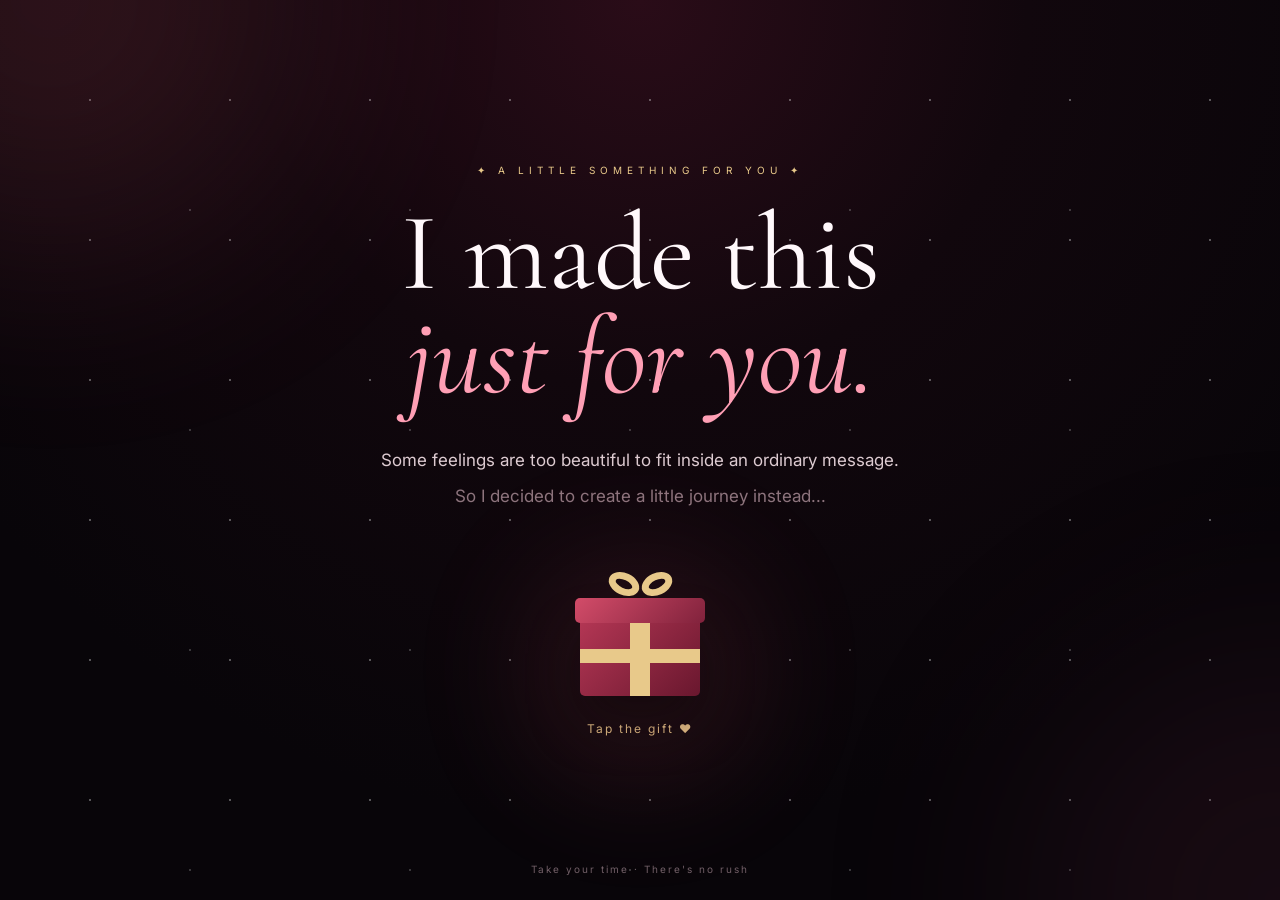
<file: public/index.html>
<!DOCTYPE html>
<html lang="en">
<head>
    <meta charset="UTF-8">
    <meta name="viewport" content="width=device-width, initial-scale=1.0">

    <title>A Little Something For You ❤️</title>

    <link rel="stylesheet" href="css/global.css">
    <link rel="stylesheet" href="css/home.css">
</head>

<body>

    <div id="hearts"></div>
    <div class="stars"></div>

    <div class="background-glow glow-one"></div>
    <div class="background-glow glow-two"></div>

    <main class="home">

        <div class="eyebrow">
            ✦ A LITTLE SOMETHING FOR YOU ✦
        </div>

        <h1>
            I made this
            <span>just for you.</span>
        </h1>

        <p class="intro">
            Some feelings are too beautiful
            to fit inside an ordinary message.
        </p>

        <p class="intro muted">
            So I decided to create a little journey instead...
        </p>

        <div class="gift-area">

            <div class="gift-glow"></div>

            <div class="gift" id="gift">

                <div class="gift-bow">
                    <span></span>
                    <span></span>
                </div>

                <div class="gift-lid"></div>

                <div class="gift-box">

                    <div class="ribbon vertical"></div>
                    <div class="ribbon horizontal"></div>

                </div>

            </div>

            <p class="gift-hint">
                Tap the gift ❤️
            </p>

        </div>

        <div class="bottom-note">
            Take your time · There's no rush
        </div>

    </main>


    <div class="opening-screen" id="openingScreen">

        <div class="opening-content">

            <div class="big-heart">♡</div>

            <h2>Welcome...</h2>

            <p>
                I'm really glad you opened this.
            </p>

        </div>

    </div>


    <script src="js/global.js"></script>
    <script src="js/home.js"></script>

</body>
</html>
</file>
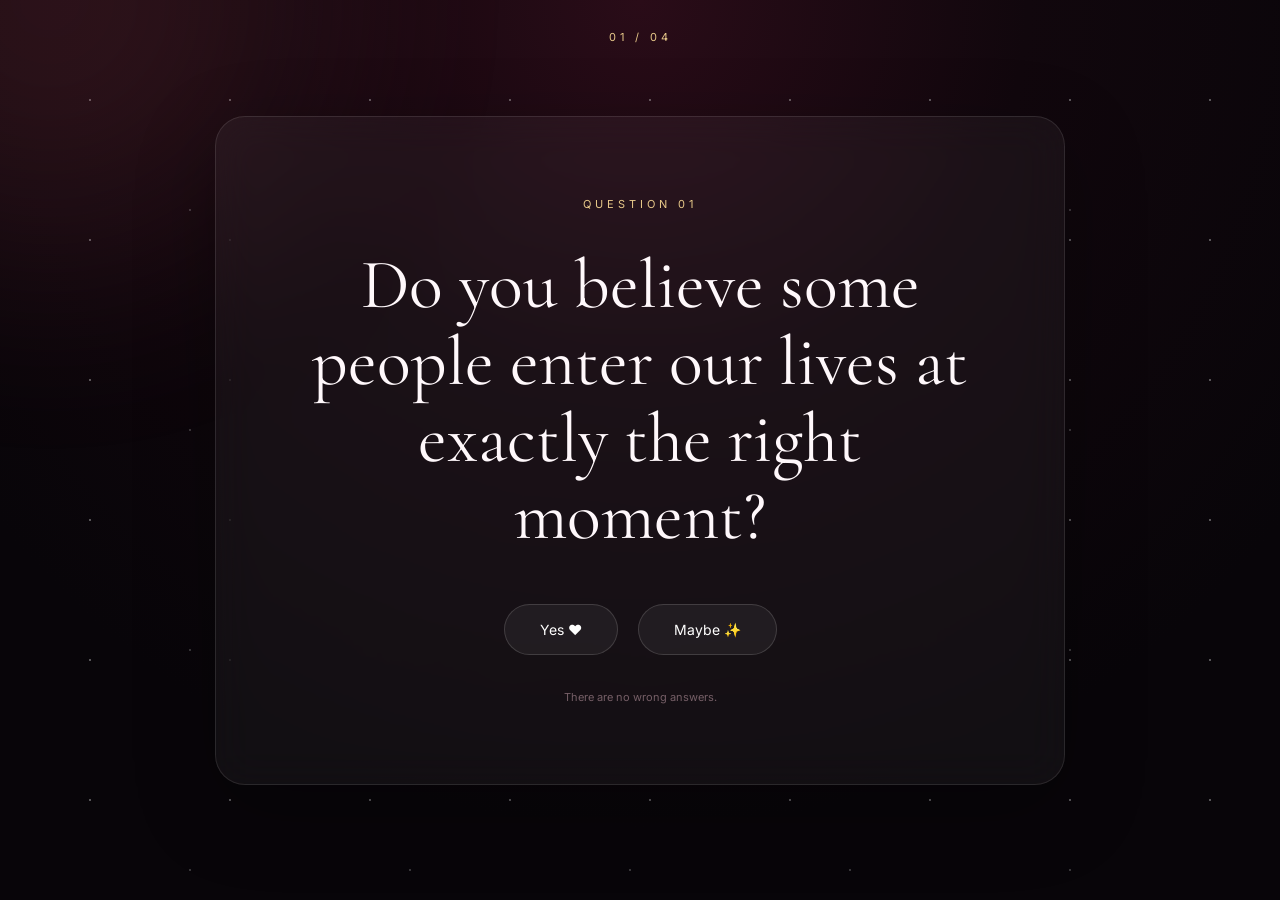
<file: public/journey.html>
<!DOCTYPE html>
<html lang="en">

<head>

<meta charset="UTF-8">

<meta name="viewport"
content="width=device-width, initial-scale=1.0">

<title>A Few Questions ❤️</title>

<link rel="stylesheet"
href="css/global.css">

<link rel="stylesheet"
href="css/journey.css">

</head>

<body>

<div id="hearts"></div>

<div class="stars"></div>

<div class="background-glow glow-one"></div>

<main class="journey">

    <div class="progress">
        <span id="progressText">01 / 04</span>
    </div>

    <div class="question-card glass"
         id="questionCard">

        <div class="question-number"
             id="questionNumber">

            QUESTION 01

        </div>

        <h1 id="question">

            Do you believe some people
            enter our lives at exactly
            the right moment?

        </h1>

        <div class="answers"
             id="answers">

            <button class="answer"
                    data-answer="Yes">

                Yes ❤️

            </button>

            <button class="answer"
                    data-answer="Maybe">

                Maybe ✨

            </button>

        </div>

        <p class="question-note">

            There are no wrong answers.

        </p>

    </div>

</main>

<script src="js/global.js"></script>
<script src="js/journey.js"></script>

</body>
</html>
</file>
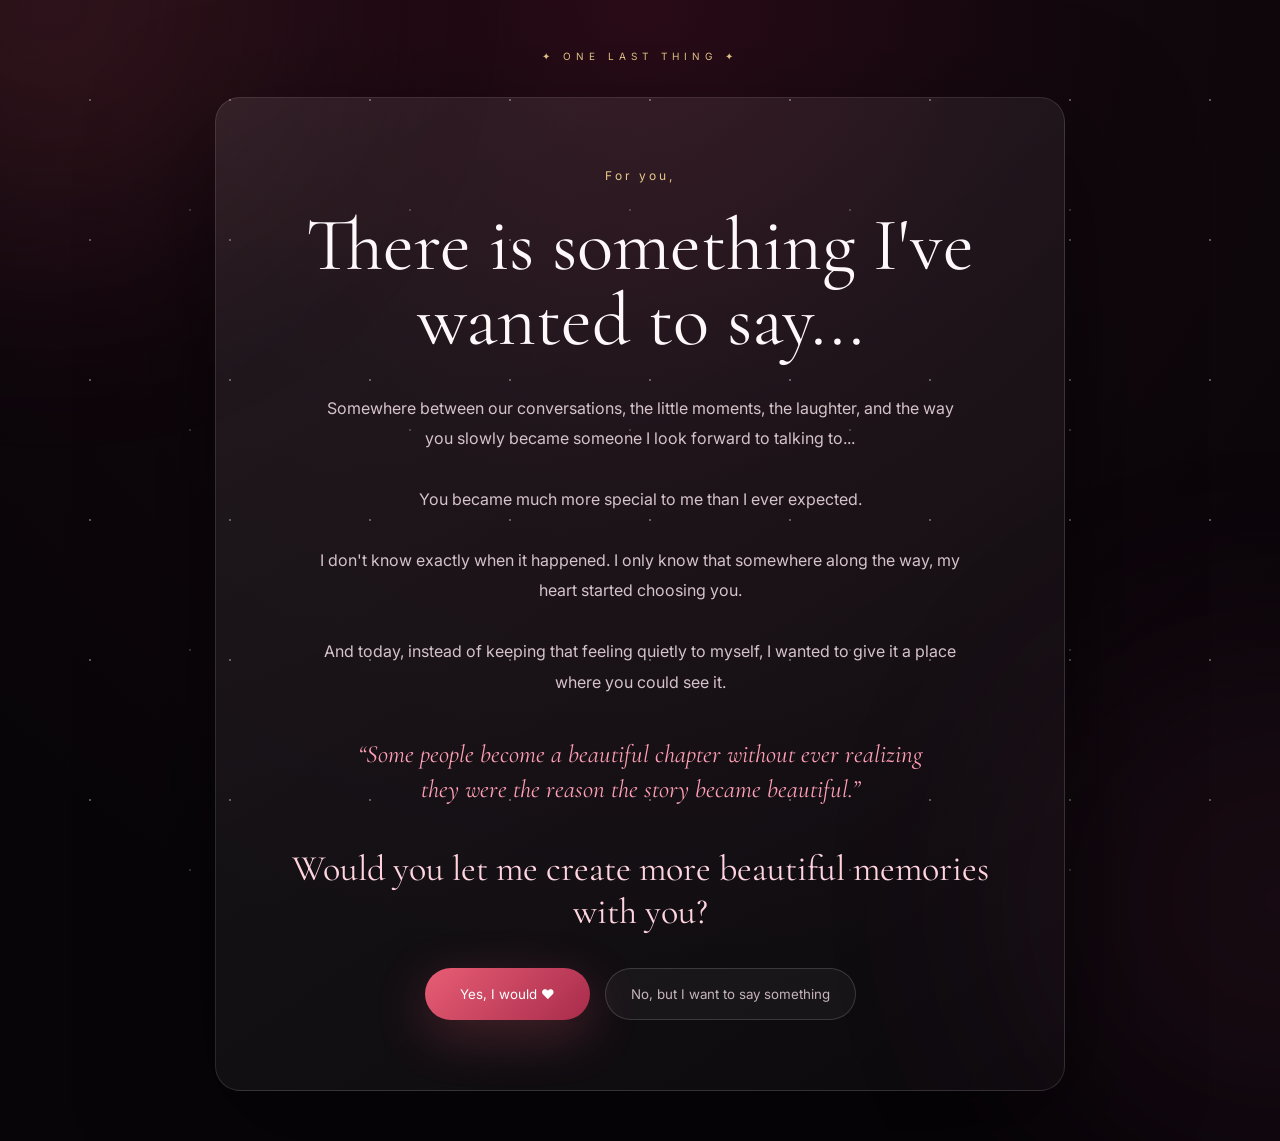
<file: public/proposal.html>
<!DOCTYPE html>
<html lang="en">

<head>

<meta charset="UTF-8">

<meta name="viewport"
content="width=device-width, initial-scale=1.0">

<title>Something I Wanted To Tell You ❤️</title>

<link rel="stylesheet"
href="css/global.css">

<link rel="stylesheet"
href="css/proposal.css">

</head>

<body>

<div id="hearts"></div>

<div class="stars"></div>

<div class="background-glow glow-one"></div>
<div class="background-glow glow-two"></div>


<main class="proposal">

    <div class="proposal-label">
        ✦ ONE LAST THING ✦
    </div>


    <div class="envelope"
         id="envelope">

        <div class="envelope-flap"></div>

        <div class="letter">

            <div class="letter-content">

                <div class="letter-top">
                    For you,
                </div>

                <h1>
                    There is something
                    I've wanted to say...
                </h1>

                <p class="letter-text">

                    Somewhere between our conversations,
                    the little moments, the laughter,
                    and the way you slowly became someone
                    I look forward to talking to...

                    <br><br>

                    You became much more special to me
                    than I ever expected.

                    <br><br>

                    I don't know exactly when it happened.

                    I only know that somewhere along
                    the way, my heart started choosing you.

                    <br><br>

                    And today, instead of keeping
                    that feeling quietly to myself,
                    I wanted to give it a place where
                    you could see it.

                </p>

                <div class="quote">

                    “Some people become a beautiful
                    chapter without ever realizing
                    they were the reason the story
                    became beautiful.”

                </div>

                <div class="proposal-question">

                    Would you let me create
                    more beautiful memories with you?

                </div>

                <div class="choice-buttons">

                    <button id="yesButton"
                            class="yes-button">

                        Yes, I would ❤️

                    </button>

                    <button id="noButton"
                            class="no-button">

                        No, but I want to say something

                    </button>

                </div>

            </div>

        </div>

    </div>

</main>


<div class="celebration"
     id="celebration">

    <div class="celebration-heart">
        ❤️
    </div>

    <h2>
        You just made
        my heart smile.
    </h2>

    <p>
        Now there's one little thing
        I'd love you to write...
    </p>

    <button
        class="love-button"
        id="continueButton">

        Leave a message ❤️

    </button>

</div>


<script src="js/global.js"></script>
<script src="js/proposal.js"></script>

</body>
</html>
</file>
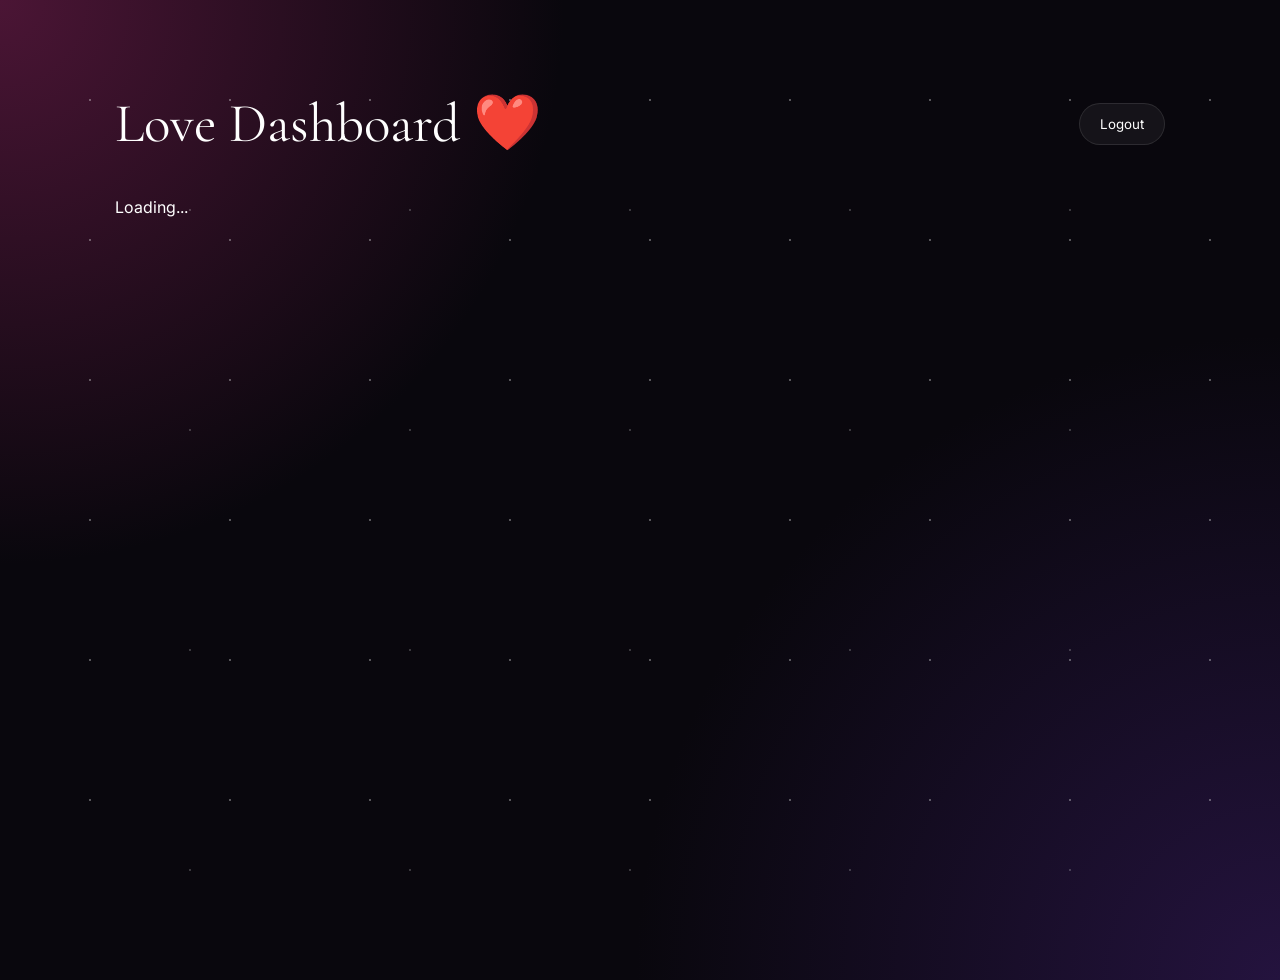
<file: public/admin/dashboard.html>
<!DOCTYPE html>

<html lang="en">

<head>

<meta charset="UTF-8">

<meta name="viewport"
content="width=device-width,initial-scale=1">

<title>Love Dashboard</title>

<link rel="stylesheet"
href="../css/global.css">

<link rel="stylesheet"
href="admin.css">

<style>

.dashboard {

    min-height: 100vh;

    padding: 50px 25px;

    position: relative;

    z-index: 2;

}

.dashboard-container {

    max-width: 1100px;

    margin: auto;

}

.header {

    display: flex;

    justify-content: space-between;

    align-items: center;

    margin-bottom: 40px;

}

.header h1 {

    font-size: 55px;

    font-weight: 400;

}

.logout {

    background:
        rgba(255,255,255,.05);

    border:
        1px solid rgba(255,255,255,.1);

    color: white;

    padding: 12px 20px;

    border-radius: 30px;

}

.response {

    padding: 30px;

    border-radius: 20px;

    margin-bottom: 20px;

}

.answer {

    font-size: 20px;

    color: var(--pink);

}

.message {

    margin-top: 15px;

    color: #d2c0c7;

    line-height: 1.7;

}

.date {

    margin-top: 15px;

    color: #77636b;

    font-size: 12px;

}

</style>

</head>


<body>

<div id="hearts"></div>

<div class="stars"></div>


<main class="dashboard">

<div class="dashboard-container">

<div class="header">

<h1>
Love Dashboard ❤️
</h1>

<button
class="logout"
id="logout">

Logout

</button>

</div>


<div id="responses">

Loading...

</div>

</div>

</main>


<script type="module"
src="admin.js"></script>

</body>

</html>
</file>
<file: public/css/global.css>
@import url('https://fonts.googleapis.com/css2?family=Cormorant+Garamond:wght@300;400;500;600&family=Inter:wght@300;400;500&display=swap');

:root {

    --black: #080509;
    --dark: #11070d;
    --wine: #260b17;

    --rose: #e85d75;
    --pink: #ff9fb5;
    --soft-pink: #ffd4df;

    --gold: #e8c98a;

    --white: #fff8fb;
    --muted: #bdaab1;

}

* {
    margin: 0;
    padding: 0;
    box-sizing: border-box;
}

html {
    scroll-behavior: smooth;
}

body {

    min-height: 100vh;

    background:
        radial-gradient(
            circle at 50% 0%,
            #2a0c18 0%,
            #11070d 35%,
            #080509 75%
        );

    color: var(--white);

    font-family: "Inter", sans-serif;

    overflow-x: hidden;
}

h1,
h2,
h3 {

    font-family: "Cormorant Garamond", serif;

}

button,
input,
textarea {

    font-family: inherit;

}

button {

    cursor: pointer;

}

::selection {

    background: var(--rose);
    color: white;

}


/* ---------------------------
   BACKGROUND
---------------------------- */

.stars {

    position: fixed;

    inset: 0;

    z-index: 0;

    pointer-events: none;

    opacity: .4;

    background-image:

        radial-gradient(
            circle,
            rgba(255,255,255,.8) 1px,
            transparent 1px
        ),

        radial-gradient(
            circle,
            rgba(255,255,255,.5) 1px,
            transparent 1px
        );

    background-size:
        140px 140px,
        220px 220px;

    background-position:
        20px 30px,
        80px 100px;

}


.background-glow {

    position: fixed;

    width: 500px;
    height: 500px;

    border-radius: 50%;

    filter: blur(120px);

    opacity: .15;

    pointer-events: none;

}

.glow-one {

    background: var(--rose);

    top: -250px;
    left: -200px;

}

.glow-two {

    background: #7a3150;

    right: -250px;
    bottom: -250px;

}


/* ---------------------------
   FLOATING HEARTS
---------------------------- */

#hearts {

    position: fixed;

    inset: 0;

    z-index: 1;

    pointer-events: none;

    overflow: hidden;

}

.floating-heart {

    position: absolute;

    bottom: -30px;

    color: var(--pink);

    opacity: 0;

    animation: floatHeart linear forwards;

}

@keyframes floatHeart {

    0% {

        transform:
            translateY(0)
            scale(.6)
            rotate(0deg);

        opacity: 0;

    }

    15% {

        opacity: .6;

    }

    80% {

        opacity: .35;

    }

    100% {

        transform:
            translateY(-110vh)
            scale(1.3)
            rotate(30deg);

        opacity: 0;

    }

}


/* ---------------------------
   PAGE TRANSITION
---------------------------- */

.page-transition {

    position: fixed;

    inset: 0;

    z-index: 999;

    background: var(--black);

    opacity: 1;

    pointer-events: none;

    transition:
        opacity .8s ease;

}

.page-transition.loaded {

    opacity: 0;

}


/* ---------------------------
   COMMON BUTTON
---------------------------- */

.love-button {

    border: 1px solid rgba(255,255,255,.18);

    background:
        linear-gradient(
            135deg,
            rgba(232,93,117,.9),
            rgba(143,39,66,.9)
        );

    color: white;

    padding: 15px 32px;

    border-radius: 50px;

    font-size: 14px;

    letter-spacing: 1px;

    box-shadow:
        0 15px 50px rgba(232,93,117,.2);

    transition:
        transform .3s ease,
        box-shadow .3s ease;

}

.love-button:hover {

    transform: translateY(-3px);

    box-shadow:
        0 20px 60px rgba(232,93,117,.35);

}


/* ---------------------------
   GLASS
---------------------------- */

.glass {

    background:
        rgba(255,255,255,.045);

    border:
        1px solid rgba(255,255,255,.1);

    backdrop-filter:
        blur(20px);

    -webkit-backdrop-filter:
        blur(20px);

    box-shadow:
        0 25px 80px rgba(0,0,0,.3);

}


/* ---------------------------
   MOBILE
---------------------------- */

@media(max-width:600px) {

    .background-glow {

        width: 300px;
        height: 300px;

    }

}
</file>
<file: public/css/home.css>
.home {

    min-height: 100vh;

    position: relative;

    z-index: 2;

    display: flex;

    flex-direction: column;

    align-items: center;

    justify-content: center;

    text-align: center;

    padding: 50px 20px;

}


.eyebrow {

    color: var(--gold);

    font-size: 10px;

    letter-spacing: 5px;

    margin-bottom: 25px;

    animation: fadeUp 1.2s ease forwards;

}


.home h1 {

    font-size:
        clamp(55px, 10vw, 110px);

    line-height: .95;

    font-weight: 400;

    animation: fadeUp 1.2s ease .15s both;

}

.home h1 span {

    display: block;

    color: var(--pink);

    font-style: italic;

}


.intro {

    max-width: 600px;

    margin-top: 35px;

    color: #ddcbd1;

    font-size: 17px;

    line-height: 1.8;

    animation: fadeUp 1.2s ease .4s both;

}

.intro.muted {

    margin-top: 5px;

    color: #8d747d;

    animation-delay: .6s;

}


/* GIFT */

.gift-area {

    position: relative;

    margin-top: 60px;

    display: flex;

    flex-direction: column;

    align-items: center;

    animation: fadeUp 1.2s ease .8s both;

}


.gift {

    position: relative;

    width: 140px;

    height: 125px;

    cursor: pointer;

    transition:
        transform .4s ease;

}

.gift:hover {

    transform:
        translateY(-12px)
        scale(1.05);

}


.gift-glow {

    position: absolute;

    width: 200px;

    height: 200px;

    border-radius: 50%;

    background: var(--rose);

    filter: blur(70px);

    opacity: .18;

}


/* BOX */

.gift-box {

    position: absolute;

    bottom: 0;

    left: 10px;

    width: 120px;

    height: 85px;

    border-radius: 5px;

    background:
        linear-gradient(
            135deg,
            #b73856,
            #69172e
        );

    box-shadow:
        0 25px 50px rgba(0,0,0,.4);

}


/* LID */

.gift-lid {

    position: absolute;

    z-index: 4;

    top: 27px;

    left: 5px;

    width: 130px;

    height: 25px;

    border-radius: 5px;

    background:
        linear-gradient(
            135deg,
            #d34c69,
            #81223c
        );

}


/* RIBBON */

.ribbon.vertical {

    position: absolute;

    width: 20px;

    height: 100%;

    left: 50px;

    background: var(--gold);

}

.ribbon.horizontal {

    position: absolute;

    width: 100%;

    height: 14px;

    top: 38px;

    background: var(--gold);

}


/* BOW */

.gift-bow {

    position: absolute;

    z-index: 6;

    top: 2px;

    left: 48px;

    width: 45px;

    height: 35px;

}

.gift-bow span {

    position: absolute;

    width: 32px;

    height: 22px;

    border:
        7px solid var(--gold);

    border-radius: 50%;

}

.gift-bow span:first-child {

    left: -10px;

    transform:
        rotate(25deg);

}

.gift-bow span:last-child {

    right: -10px;

    transform:
        rotate(-25deg);

}


.gift-hint {

    margin-top: 25px;

    color: var(--gold);

    font-size: 12px;

    letter-spacing: 2px;

    animation: breathe 2s infinite;

}


.bottom-note {

    position: absolute;

    bottom: 25px;

    color: #725f67;

    font-size: 10px;

    letter-spacing: 2px;

}


/* OPENING SCREEN */

.opening-screen {

    position: fixed;

    inset: 0;

    z-index: 100;

    display: flex;

    align-items: center;

    justify-content: center;

    text-align: center;

    background:
        radial-gradient(
            circle,
            #3b1020,
            #10060b 60%,
            #080509
        );

    opacity: 0;

    visibility: hidden;

    transition:
        opacity 1s ease;

}

.opening-screen.active {

    opacity: 1;

    visibility: visible;

}

.opening-content {

    transform: translateY(40px);

    opacity: 0;

    transition:
        all 1.2s ease;

}

.opening-screen.active .opening-content {

    transform: translateY(0);

    opacity: 1;

}

.big-heart {

    font-size: 90px;

    color: var(--pink);

    animation:
        heartPulse 2s infinite;

}

.opening-content h2 {

    font-size: 70px;

    font-weight: 400;

    margin-top: 15px;

}

.opening-content p {

    color: #c9b1b9;

    margin-top: 10px;

}


@keyframes fadeUp {

    from {

        opacity: 0;

        transform:
            translateY(30px);

    }

    to {

        opacity: 1;

        transform:
            translateY(0);

    }

}


@keyframes breathe {

    0%,100% {

        opacity: .5;

    }

    50% {

        opacity: 1;

    }

}


@keyframes heartPulse {

    0%,100% {

        transform: scale(1);

    }

    50% {

        transform: scale(1.15);

    }

}


@media(max-width:600px) {

    .home h1 {

        font-size: 60px;

    }

    .intro {

        font-size: 15px;

    }

}
</file>
<file: public/css/journey.css>
.journey {

    min-height: 100vh;

    position: relative;

    z-index: 2;

    display: flex;

    align-items: center;

    justify-content: center;

    padding: 25px;

}


.progress {

    position: fixed;

    top: 30px;

    left: 50%;

    transform: translateX(-50%);

    color: var(--gold);

    font-size: 11px;

    letter-spacing: 4px;

}


.question-card {

    width: min(850px, 100%);

    padding:
        80px 70px;

    text-align: center;

    border-radius: 30px;

    animation:
        cardIn 1s ease;

}


.question-number {

    color: var(--gold);

    letter-spacing: 4px;

    font-size: 11px;

    margin-bottom: 35px;

}


.question-card h1 {

    font-size:
        clamp(40px, 6vw, 70px);

    font-weight: 400;

    line-height: 1.1;

}


.answers {

    display: flex;

    justify-content: center;

    gap: 20px;

    margin-top: 50px;

    flex-wrap: wrap;

}


.answer {

    padding: 16px 35px;

    border-radius: 50px;

    border:
        1px solid rgba(255,255,255,.15);

    background:
        rgba(255,255,255,.05);

    color: white;

    font-size: 14px;

    transition:
        all .3s ease;

}


.answer:hover {

    background:
        rgba(232,93,117,.2);

    border-color:
        var(--rose);

    transform:
        translateY(-4px);

}


.question-note {

    margin-top: 35px;

    color: #765f67;

    font-size: 11px;

}


@keyframes cardIn {

    from {

        opacity: 0;

        transform:
            translateY(30px)
            scale(.97);

    }

    to {

        opacity: 1;

        transform:
            translateY(0)
            scale(1);

    }

}


@media(max-width:600px) {

    .question-card {

        padding:
            55px 25px;

    }

    .question-card h1 {

        font-size: 42px;

    }

}
</file>
<file: public/css/proposal.css>
.proposal {

    min-height: 100vh;

    position: relative;

    z-index: 2;

    display: flex;

    flex-direction: column;

    align-items: center;

    justify-content: center;

    padding: 50px 20px;

}


.proposal-label {

    color: var(--gold);

    letter-spacing: 5px;

    font-size: 10px;

    margin-bottom: 35px;

}


/* ENVELOPE */

.envelope {

    position: relative;

    width: min(850px, 100%);

    min-height: 650px;

    border-radius: 25px;

    background:
        linear-gradient(
            145deg,
            rgba(255,255,255,.08),
            rgba(255,255,255,.025)
        );

    border:
        1px solid rgba(255,255,255,.12);

    box-shadow:
        0 40px 120px rgba(0,0,0,.5);

    overflow: hidden;

    animation:
        envelopeIn 1.5s ease;

}


/* LETTER */

.letter {

    position: relative;

    padding: 70px;

    height: 100%;

}


.letter-content {

    text-align: center;

}


.letter-top {

    color: var(--gold);

    font-size: 12px;

    letter-spacing: 3px;

    margin-bottom: 25px;

}


.letter h1 {

    font-size:
        clamp(45px, 6vw, 75px);

    font-weight: 400;

    line-height: 1;

}


.letter-text {

    max-width: 650px;

    margin:
        35px auto;

    color: #d6c3ca;

    font-size: 16px;

    line-height: 1.9;

}


.quote {

    max-width: 600px;

    margin:
        40px auto;

    color: var(--pink);

    font-family:
        "Cormorant Garamond",
        serif;

    font-style: italic;

    font-size: 25px;

    line-height: 1.4;

}


.proposal-question {

    margin-top: 40px;

    font-family:
        "Cormorant Garamond",
        serif;

    font-size: 36px;

    color: var(--soft-pink);

}


.choice-buttons {

    margin-top: 35px;

    display: flex;

    justify-content: center;

    gap: 15px;

    flex-wrap: wrap;

}


.yes-button {

    border: none;

    background:
        linear-gradient(
            135deg,
            #e85d75,
            #a82c4b
        );

    color: white;

    padding:
        17px 35px;

    border-radius: 50px;

    box-shadow:
        0 15px 50px
        rgba(232,93,117,.25);

    transition:
        all .3s ease;

}


.yes-button:hover {

    transform:
        translateY(-4px)
        scale(1.03);

}


.no-button {

    border:
        1px solid rgba(255,255,255,.15);

    background:
        rgba(255,255,255,.04);

    color: #c5b4ba;

    padding:
        17px 25px;

    border-radius: 50px;

    transition:
        all .3s ease;

}


.no-button:hover {

    background:
        rgba(255,255,255,.08);

}


/* CELEBRATION */

.celebration {

    position: fixed;

    inset: 0;

    z-index: 200;

    display: flex;

    flex-direction: column;

    justify-content: center;

    align-items: center;

    text-align: center;

    padding: 25px;

    background:
        radial-gradient(
            circle,
            #481225,
            #14070d 55%,
            #080509
        );

    opacity: 0;

    visibility: hidden;

    transition:
        all 1s ease;

}


.celebration.active {

    opacity: 1;

    visibility: visible;

}


.celebration-heart {

    font-size: 100px;

    animation:
        celebrationPulse 1.5s infinite;

}


.celebration h2 {

    margin-top: 25px;

    font-size:
        clamp(50px, 8vw, 90px);

    font-weight: 400;

    color: var(--pink);

}


.celebration p {

    margin:
        20px 0 30px;

    color: #d0bbc2;

}


@keyframes envelopeIn {

    from {

        opacity: 0;

        transform:
            translateY(50px)
            scale(.95);

    }

    to {

        opacity: 1;

        transform:
            translateY(0)
            scale(1);

    }

}


@keyframes celebrationPulse {

    0%,100% {

        transform: scale(1);

    }

    50% {

        transform: scale(1.2);

    }

}


@media(max-width:600px) {

    .letter {

        padding: 45px 25px;

    }

    .letter-text {

        font-size: 14px;

    }

    .proposal-question {

        font-size: 30px;

    }

}
</file>
<file: public/admin/admin.css>
* {
    box-sizing: border-box;
    margin: 0;
    padding: 0;
}

body {
    font-family:
        Inter,
        system-ui,
        -apple-system,
        BlinkMacSystemFont,
        "Segoe UI",
        sans-serif;

    min-height: 100vh;

    background:
        radial-gradient(
            circle at top left,
            #4b1535,
            transparent 35%
        ),
        radial-gradient(
            circle at bottom right,
            #24133e,
            transparent 40%
        ),
        #09070d;

    color: white;
}

.background {
    position: fixed;
    inset: 0;

    pointer-events: none;

    background:
        radial-gradient(
            circle at 20% 20%,
            rgba(255, 70, 140, .08),
            transparent 25%
        );

    z-index: -1;
}

.topbar {
    padding: 28px 6%;

    display: flex;
    align-items: center;
    justify-content: space-between;

    border-bottom: 1px solid rgba(255,255,255,.08);

    backdrop-filter: blur(20px);
}

.topbar h1 {
    font-size: 28px;
}

.topbar p {
    margin-top: 5px;

    color: #aaa;
}

.topbar button {
    border: 1px solid rgba(255,255,255,.15);

    background: rgba(255,255,255,.08);

    color: white;

    padding: 12px 20px;

    border-radius: 12px;

    cursor: pointer;

    transition: .25s;
}

.topbar button:hover {
    background: rgba(255,255,255,.16);
}

.dashboard {
    width: min(1100px, 92%);

    margin: 40px auto;
}

.stats {
    display: grid;

    grid-template-columns:
        repeat(3, 1fr);

    gap: 20px;

    margin-bottom: 25px;
}

.stat-card {
    padding: 25px;

    border-radius: 22px;

    background:
        rgba(255,255,255,.06);

    border:
        1px solid rgba(255,255,255,.08);

    display: flex;

    align-items: center;

    gap: 18px;

    backdrop-filter: blur(20px);
}

.stat-card > span {
    font-size: 35px;
}

.stat-card small {
    color: #aaa;
}

.stat-card h2 {
    margin-top: 5px;

    font-size: 30px;
}

.latest {
    margin-bottom: 35px;

    padding: 30px;

    border-radius: 25px;

    background:
        linear-gradient(
            135deg,
            rgba(255, 60, 130, .16),
            rgba(120, 60, 255, .10)
        );

    border:
        1px solid rgba(255,255,255,.1);
}

.section-title {
    display: flex;

    justify-content: space-between;

    gap: 20px;
}

.section-title span {
    color: #ff86b6;
}

.section-title h2 {
    margin-top: 8px;
}

#latestDate {
    color: #999;
    font-size: 14px;
}

.latest-message {
    margin-top: 25px;

    padding: 20px;

    border-radius: 15px;

    background: rgba(0,0,0,.2);

    color: #ddd;

    line-height: 1.7;
}

.section-heading {
    display: flex;

    justify-content: space-between;

    margin-bottom: 20px;
}

.section-heading span {
    color: #999;
}

.response-card {
    padding: 25px;

    margin-bottom: 18px;

    border-radius: 20px;

    background:
        rgba(255,255,255,.055);

    border:
        1px solid rgba(255,255,255,.08);

    backdrop-filter: blur(15px);
}

.response-header {
    display: flex;

    justify-content: space-between;

    align-items: center;

    gap: 20px;

    margin-bottom: 18px;
}

.answer {
    font-size: 20px;

    font-weight: 700;

    color: #ff8bb9;
}

.date {
    color: #888;

    font-size: 13px;
}

.message {
    color: #ddd;

    line-height: 1.7;

    padding: 18px;

    background: rgba(0,0,0,.18);

    border-radius: 14px;
}

.questions {
    margin-top: 20px;
}

.question {
    padding: 12px 0;

    border-bottom:
        1px solid rgba(255,255,255,.06);
}

.question strong {
    color: #aaa;
}

.question p {
    margin-top: 5px;

    color: #eee;
}

.empty {
    text-align: center;

    padding: 60px;

    color: #888;
}

.error {
    padding: 25px;

    border-radius: 15px;

    background: rgba(255,0,70,.1);

    color: #ff9ab8;
}

@media (max-width: 700px) {

    .stats {
        grid-template-columns: 1fr;
    }

    .topbar {
        flex-direction: column;

        align-items: flex-start;

        gap: 20px;
    }

    .section-title,
    .response-header {
        flex-direction: column;
    }

    .dashboard {
        width: 94%;
    }
}
</file>
